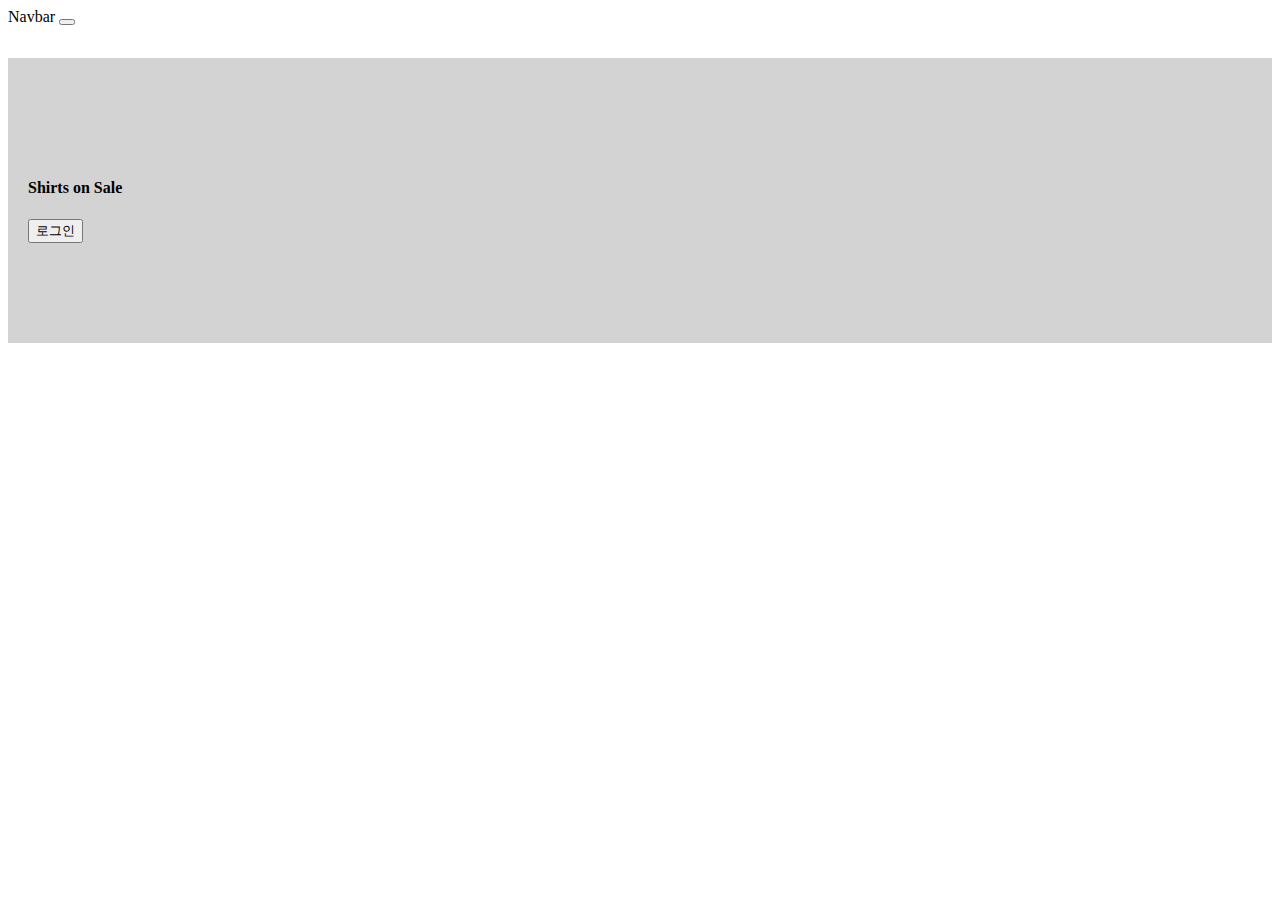
<file: index.html>
<!DOCTYPE html>
<html lang="en">

<head>
    <meta charset="UTF-8">
    <meta name="viewport" content="width=device-width, initial-scale=1.0">
    <title>Document</title>
    <script src="https://code.jquery.com/jquery-3.7.1.min.js"
        integrity="sha256-/JqT3SQfawRcv/BIHPThkBvs0OEvtFFmqPF/lYI/Cxo=" crossorigin="anonymous"></script>
    <link href="https://cdn.jsdelivr.net/npm/bootstrap@5.3.8/dist/css/bootstrap.min.css" rel="stylesheet"
        integrity="sha384-sRIl4kxILFvY47J16cr9ZwB07vP4J8+LH7qKQnuqkuIAvNWLzeN8tE5YBujZqJLB" crossorigin="anonymous">
    <link rel="stylesheet" href="main.css">
</head>

<body>

    <div class="black-bg">
        <div class="white-bg">
            <h4>로그인하세요</h4>


            <form action="success.html">
                <div class="my-3">
                    <input id="email" type="text" class="form-control">
                </div>
                <div class="my-3">
                    <input id="pass" type="password" class="form-control">
                </div>
                <button type="submit" class="btn btn-primary">전송</button>
                <button id="close" type="button" class="btn btn-danger">닫기</button>
            </form>

        </div>
    </div>


    <nav class="navbar navbar-light bg-light">
        <div class="container-fluid">
            <span class="navbar-brand">Navbar</span>
            <button class="navbar-toggler" type="button">
                <span class="navbar-toggler-icon"></span>
            </button>
        </div>
    </nav>


    <ul class="list-group">
        <li class="list-group-item">An item</li>
        <li class="list-group-item">A second item</li>
        <li class="list-group-item">A third item</li>
        <li class="list-group-item">A fourth item</li>
        <li class="list-group-item">And a fifth one</li>
    </ul>


    <div class="main-bg">
        <h4>Shirts on Sale</h4>
        <button id="login" class="btn btn-danger">로그인</button>
    </div>






    <script>
        //로그인 modal 창 열고 닫기
        $('#login').on('click', function () {
            $('.black-bg').addClass('show-modal');
        });
        $('#close').on('click', function () {
            $('.black-bg').removeClass('show-modal');
        });

        //navbar 서브메뉴 열고 닫기
        $('.navbar-toggler').on('click', function () {
            $('.list-group').toggleClass('show-list');
        });

        //아이디, 비번 검사
        $('form').on('submit', function(e){
            if ($('#email').val() == ''){       
                alert("아이디 입력 안 함");
                e.preventDefault();
            }
            if ($('#pass')[0].val() == ''){
                alert("비밀번호 입력 안 함");
                e.preventDefault();
            }
            if ($('#pass')[0].val().length < 6){              
                alert("비밀번호 6자리 이상 입력하세요");
                e.preventDefault();
            }
        });
    </script>
    <script src="https://cdn.jsdelivr.net/npm/bootstrap@5.3.8/dist/js/bootstrap.bundle.min.js"
        integrity="sha384-FKyoEForCGlyvwx9Hj09JcYn3nv7wiPVlz7YYwJrWVcXK/BmnVDxM+D2scQbITxI"
        crossorigin="anonymous"></script>

</body>

</html>
</file>
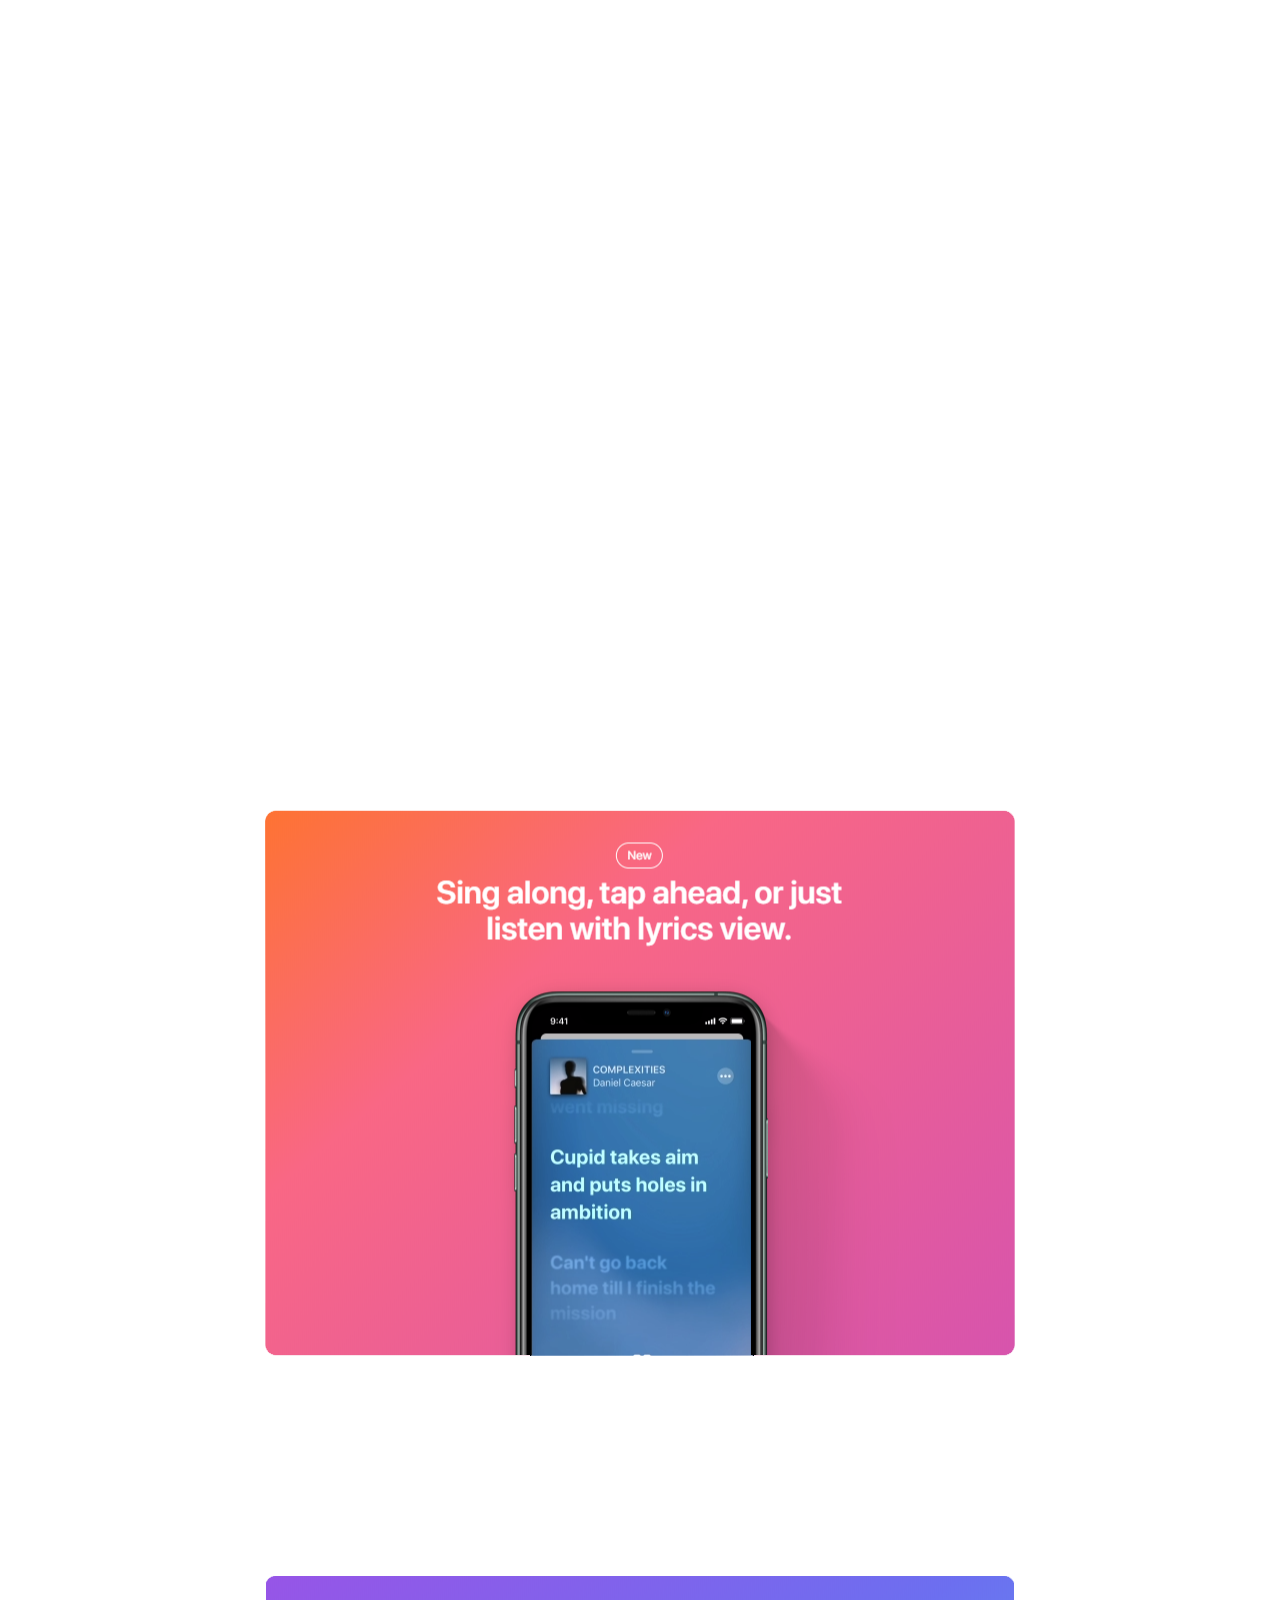
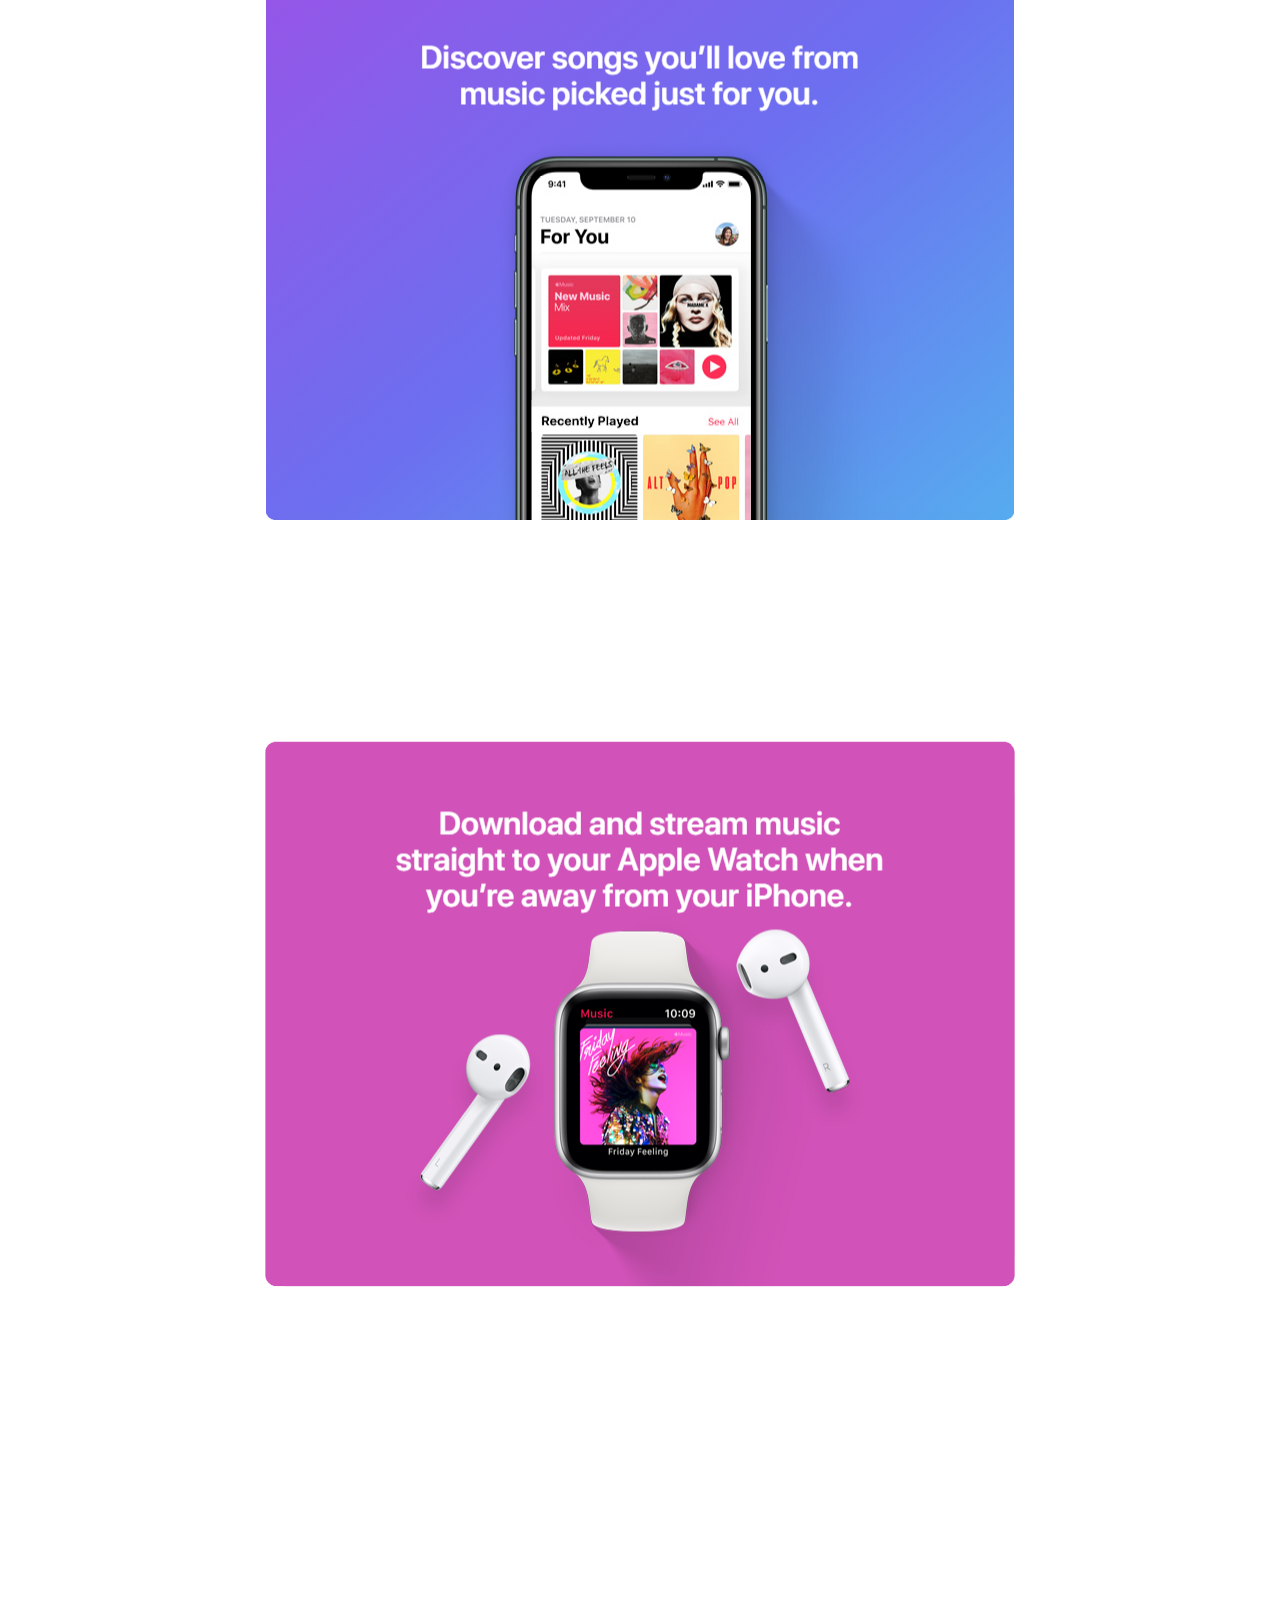
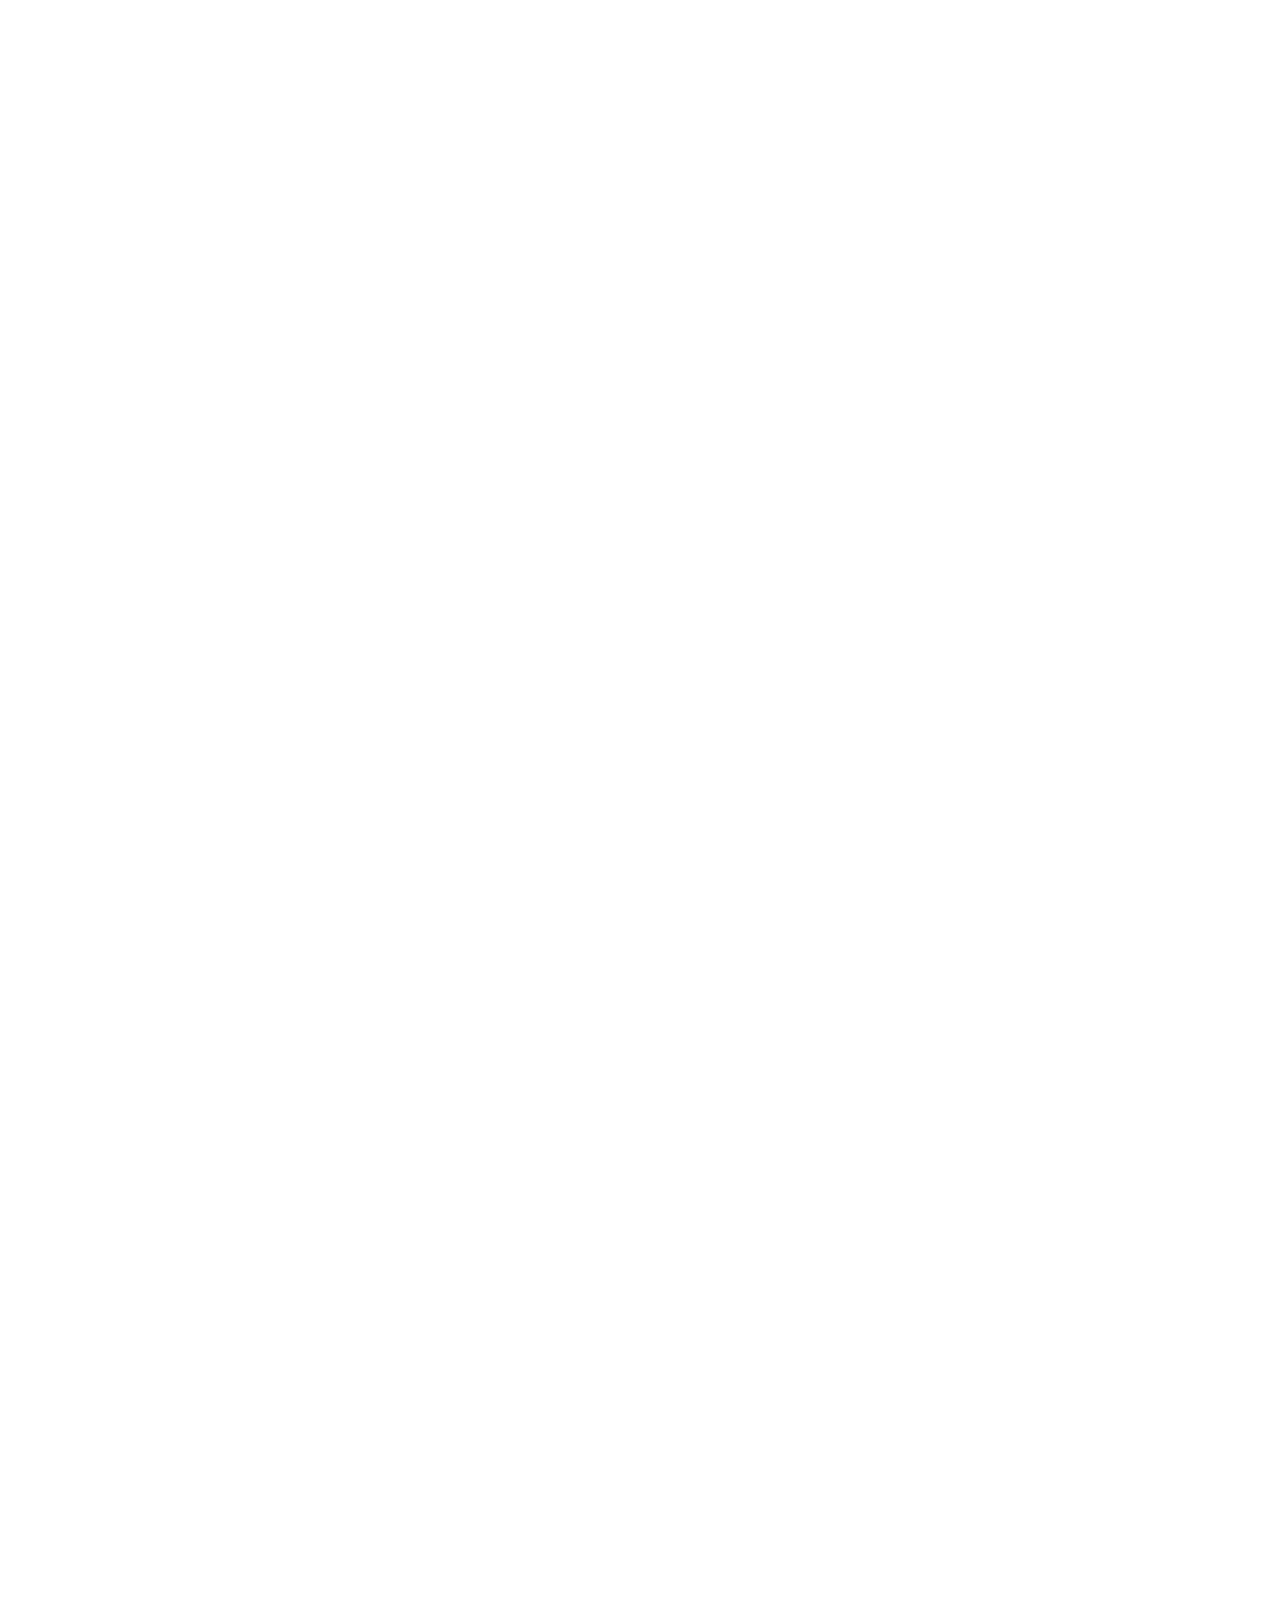
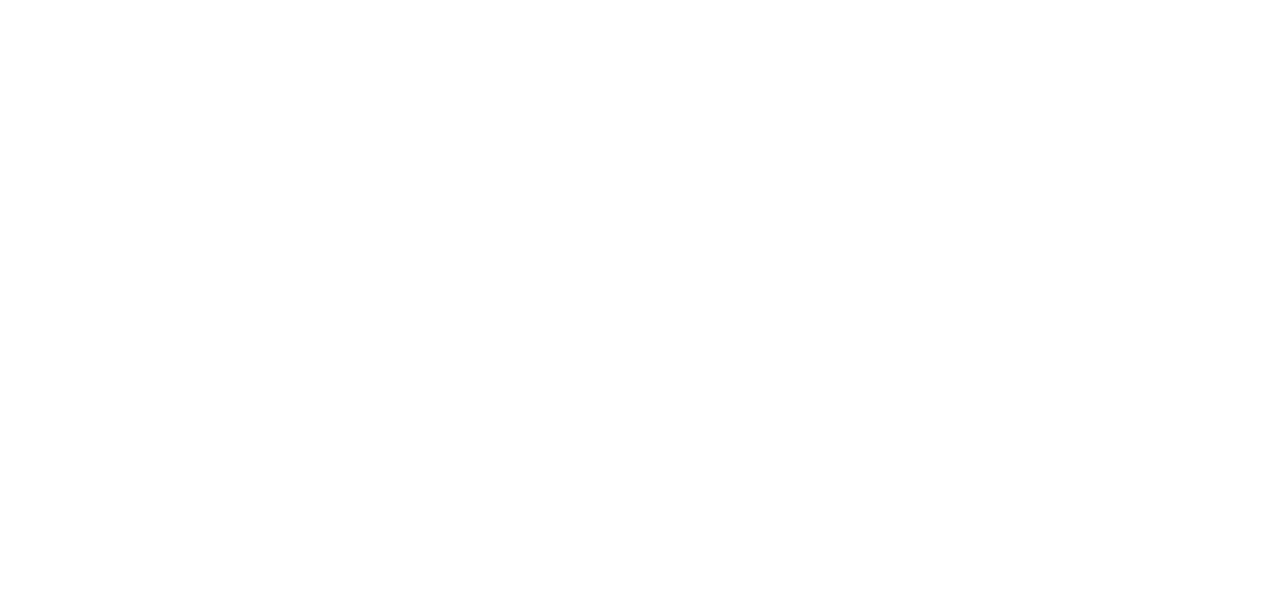
<file: card.html>
<!DOCTYPE html>
<html lang="en">

<head>
    <meta charset="UTF-8">
    <meta name="viewport" content="width=device-width, initial-scale=1.0">
    <title>Document</title>
    <script src="https://code.jquery.com/jquery-3.7.1.min.js"
        integrity="sha256-/JqT3SQfawRcv/BIHPThkBvs0OEvtFFmqPF/lYI/Cxo=" crossorigin="anonymous"></script>
    <link href="https://cdn.jsdelivr.net/npm/bootstrap@5.3.8/dist/css/bootstrap.min.css" rel="stylesheet"
        integrity="sha384-sRIl4kxILFvY47J16cr9ZwB07vP4J8+LH7qKQnuqkuIAvNWLzeN8tE5YBujZqJLB" crossorigin="anonymous">
    <link rel="stylesheet" href="card.css">
</head>

<body>

    <div class="card-bg">
        <div class="card-box">
            <img src="card1-1.png">
        </div>
        <div class="card-box">
            <img src="card2-1.png">
        </div>
        <div class="card-box">
            <img src="card3-1.png">
        </div>
    </div>





    <script>
  
        $(window).scroll(function(){
            var st = $(window).scrollTop()
            //console.log(st)
            var y = (-1/500) * st + 115/50
            $('.card-box').eq(0).css('opacity', y);
            var z = (-1/5000) * st + 565/500;
            $('.card-box').eq(0).css('transform', `scale( ${z} )`);
        })

    </script>



    <script src="https://cdn.jsdelivr.net/npm/bootstrap@5.3.8/dist/js/bootstrap.bundle.min.js"
        integrity="sha384-FKyoEForCGlyvwx9Hj09JcYn3nv7wiPVlz7YYwJrWVcXK/BmnVDxM+D2scQbITxI"
        crossorigin="anonymous"></script>

</body>

</html>
</file>
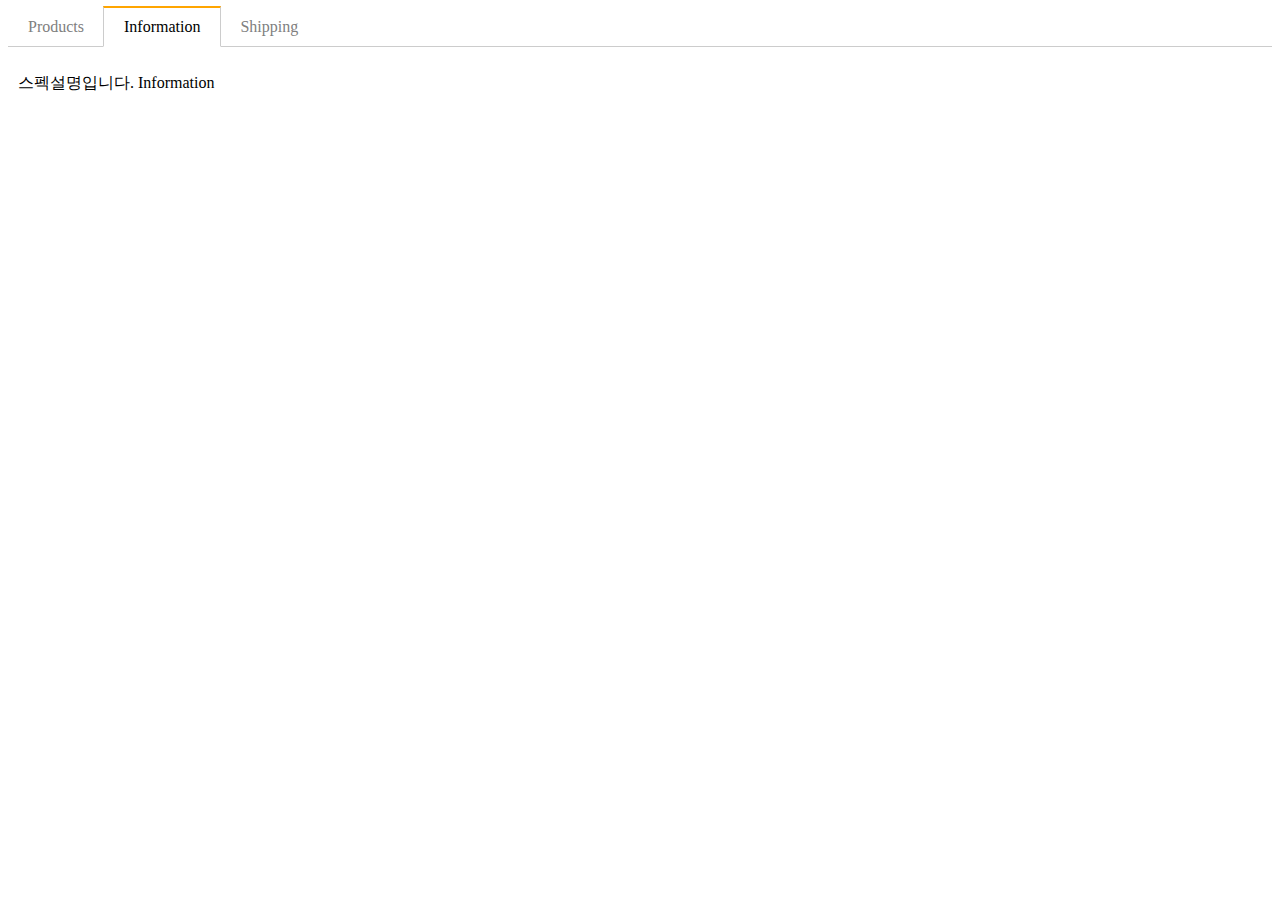
<file: detail.html>
<!DOCTYPE html>
<html lang="en">

<head>
    <meta charset="UTF-8">
    <meta name="viewport" content="width=device-width, initial-scale=1.0">
    <title>Document</title>
    <script src="https://code.jquery.com/jquery-3.7.1.min.js"
        integrity="sha256-/JqT3SQfawRcv/BIHPThkBvs0OEvtFFmqPF/lYI/Cxo=" crossorigin="anonymous"></script>
    <link href="https://cdn.jsdelivr.net/npm/bootstrap@5.3.8/dist/css/bootstrap.min.css" rel="stylesheet"
        integrity="sha384-sRIl4kxILFvY47J16cr9ZwB07vP4J8+LH7qKQnuqkuIAvNWLzeN8tE5YBujZqJLB" crossorigin="anonymous">
    <link rel="stylesheet" href="detail.css">
</head>

<body>

    <div class="container mt-5">
        <ul class="list">
            <li class="tab-button">Products</li>
            <li class="tab-button orange">Information</li>
            <li class="tab-button">Shipping</li>
        </ul>
        <div class="tab-content">
            <p>상품설명입니다. Product</p>
        </div>
        <div class="tab-content show">
            <p>스펙설명입니다. Information</p>
        </div>
        <div class="tab-content">
            <p>배송정보입니다. Shipping</p>
        </div>
    </div>



    <script src="tab.js"></script>

    <script src="https://cdn.jsdelivr.net/npm/bootstrap@5.3.8/dist/js/bootstrap.bundle.min.js"
        integrity="sha384-FKyoEForCGlyvwx9Hj09JcYn3nv7wiPVlz7YYwJrWVcXK/BmnVDxM+D2scQbITxI"
        crossorigin="anonymous"></script>

</body>

</html>
</file>
<file: main.css>
/* body {
    margin: 0px;
} */
div {
    box-sizing: border-box;
}


.alert-box {
    background-color: skyblue;
    padding: 20px;
    color: white;
    border-radius: 5px;
    display: none;
}

.list-group {
    /* display: none; */
    visibility: hidden;
    height: 0px;
    overflow: hidden;
    transition: all 1s;
}
.show-list {
    /* display: block; */
    visibility: visible;
    height: 210px;
}


.black-bg {
  width : 100%;
  height : 100%;
  position : fixed;
  background : rgba(0,0,0,0.5);
  z-index : 5;
  padding: 30px;
  visibility: hidden;
  opacity: 0;
  transition: all 1s;
}
.white-bg {
  background: white;
  border-radius: 5px;
  padding: 30px;
} 

.show-modal {
    visibility: visible;
    opacity: 1;
}

.main-bg{
    background-color: lightgrey;
    padding: 100px 20px;
}

.slide-container {
    width: 300vw;
    transition: all 1s;
}
.slide-box {
    width: 100vw;
    float: left;
}
.slide-box img {
    width: 100%;
}
</file>
<file: card.css>
.card-bg {
    height: 3000px;
    margin-top: 800px;
    margin-bottom: 1600px;
}

.card-box {
    position: sticky;
    top: 400px;
    margin-top: 200px;
}

.card-box img {
    display: block;
    margin: auto;
    max-width: 80%;
}
</file>
<file: detail.css>
div {
    box-sizing: border-box;
}


ul.list {
    list-style-type: none;
    margin: 0;
    padding: 0;
    border-bottom: 1px solid #ccc;
  }
  ul.list::after {
    content: '';
    display: block;
    clear: both;
  }
  .tab-button {
    display: block;
    padding: 10px 20px 10px 20px;
    float: left;
    margin-right: -1px;
    margin-bottom: -1px;
    color: grey;
    text-decoration: none;
    cursor: pointer;
  }
  .orange {
    border-top: 2px solid orange;
    border-right: 1px solid #ccc;
    border-bottom: 1px solid white;
    border-left: 1px solid #ccc;
    color: black;
    margin-top: -2px;
  }
  .tab-content {
    display: none;
    padding: 10px;
  }
  .show {
    display: block;
  }
</file>
